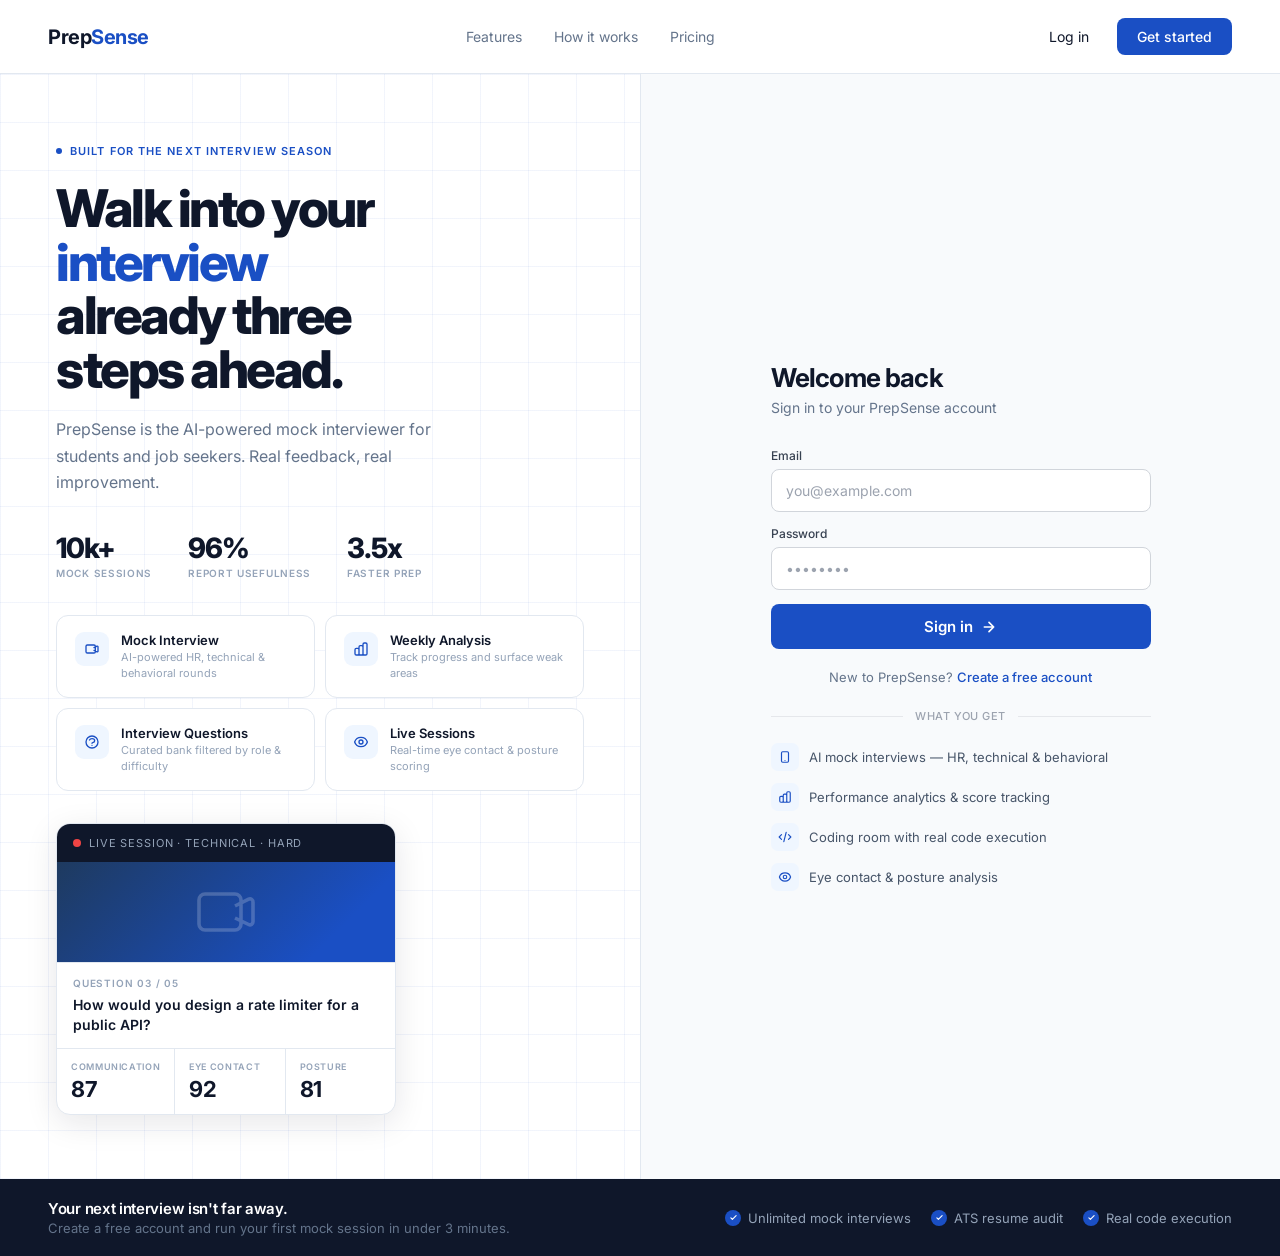
<file: frontend/index.html>
<!DOCTYPE html>
<html lang="en">
<head>
  <meta charset="UTF-8"/>
  <meta name="viewport" content="width=device-width, initial-scale=1.0"/>
  <title>PrepSense — Login</title>
  <link rel="preconnect" href="https://fonts.googleapis.com">
  <link href="https://fonts.googleapis.com/css2?family=Inter:wght@400;500;600;700;800&display=swap" rel="stylesheet">
  <style>
    *, *::before, *::after { margin: 0; padding: 0; box-sizing: border-box; }
    body { font-family: 'Inter', sans-serif; background: #fff; color: #0f172a; min-height: 100vh; display: flex; flex-direction: column; }
    .navbar { display: flex; align-items: center; justify-content: space-between; padding: 18px 48px; border-bottom: 0.5px solid #e2e8f0; background: #fff; position: sticky; top: 0; z-index: 100; }
    .nav-logo { font-size: 20px; font-weight: 700; color: #0f172a; letter-spacing: -0.5px; }
    .nav-logo span { color: #1a4fc4; }
    .nav-links { display: flex; gap: 32px; }
    .nav-links a { font-size: 14px; color: #64748b; text-decoration: none; }
    .nav-right { display: flex; align-items: center; gap: 12px; }
    .btn-ghost { font-size: 14px; color: #0f172a; background: none; border: none; cursor: pointer; padding: 8px 16px; font-family: inherit; }
    .btn-primary { font-size: 14px; color: #fff; background: #1a4fc4; border: none; border-radius: 8px; cursor: pointer; padding: 10px 20px; font-weight: 500; font-family: inherit; transition: background 0.15s; text-decoration: none; display: inline-block; }
    .btn-primary:hover { background: #1440a8; }
    .main { flex: 1; display: grid; grid-template-columns: 1fr 1fr; min-height: calc(100vh - 61px); }
    .hero { padding: 64px 56px; display: flex; flex-direction: column; justify-content: center; position: relative; overflow: hidden; }
    .hero-grid-bg { position: absolute; inset: 0; background-image: linear-gradient(rgba(26,79,196,0.06) 1px, transparent 1px), linear-gradient(90deg, rgba(26,79,196,0.06) 1px, transparent 1px); background-size: 48px 48px; pointer-events: none; }
    .hero-content { position: relative; z-index: 1; }
    .eyebrow { display: inline-flex; align-items: center; gap: 8px; font-size: 11px; font-weight: 600; letter-spacing: 0.1em; text-transform: uppercase; color: #1a4fc4; margin-bottom: 24px; }
    .eyebrow-dot { width: 6px; height: 6px; border-radius: 50%; background: #1a4fc4; }
    .hero-h1 { font-size: 52px; font-weight: 800; line-height: 1.03; letter-spacing: -2.5px; color: #0f172a; margin-bottom: 20px; }
    .hero-h1 em { font-style: normal; color: #1a4fc4; }
    .hero-sub { font-size: 16px; color: #64748b; line-height: 1.65; max-width: 400px; margin-bottom: 36px; }
    .stats { display: flex; gap: 36px; margin-bottom: 36px; }
    .stat-val { font-size: 28px; font-weight: 800; letter-spacing: -1px; color: #0f172a; }
    .stat-label { font-size: 10px; font-weight: 600; letter-spacing: 0.07em; text-transform: uppercase; color: #94a3b8; margin-top: 2px; }
    .feature-boxes { display: grid; grid-template-columns: 1fr 1fr; gap: 10px; margin-bottom: 32px; }
    .fbox { background: #fff; border: 0.5px solid #e2e8f0; border-radius: 12px; padding: 16px 18px; display: flex; align-items: flex-start; gap: 12px; transition: border-color 0.15s, box-shadow 0.15s; }
    .fbox:hover { border-color: #1a4fc4; box-shadow: 0 2px 12px rgba(26,79,196,0.08); }
    .fbox-icon { width: 34px; height: 34px; border-radius: 9px; background: #eff6ff; display: flex; align-items: center; justify-content: center; flex-shrink: 0; }
    .fbox-icon svg { width: 16px; height: 16px; stroke: #1a4fc4; fill: none; stroke-width: 2; stroke-linecap: round; stroke-linejoin: round; }
    .fbox-title { font-size: 13px; font-weight: 600; color: #0f172a; margin-bottom: 2px; }
    .fbox-desc { font-size: 11px; color: #94a3b8; line-height: 1.4; }
    .session-card { background: #fff; border: 0.5px solid #e2e8f0; border-radius: 14px; overflow: hidden; max-width: 340px; box-shadow: 0 8px 32px rgba(15,23,42,0.1); }
    .session-header { background: #0f172a; padding: 12px 16px; display: flex; align-items: center; gap: 8px; }
    .live-dot { width: 8px; height: 8px; border-radius: 50%; background: #ef4444; }
    .session-meta { font-size: 11px; letter-spacing: 0.08em; text-transform: uppercase; color: #94a3b8; }
    .session-visual { height: 100px; background: linear-gradient(135deg, #1e3a5f, #1a4fc4 80%); display: flex; align-items: center; justify-content: center; }
    .session-visual svg { opacity: 0.2; }
    .session-question { padding: 14px 16px; border-top: 0.5px solid #e2e8f0; }
    .q-num { font-size: 10px; font-weight: 600; letter-spacing: 0.08em; text-transform: uppercase; color: #94a3b8; margin-bottom: 6px; }
    .q-text { font-size: 14px; font-weight: 600; color: #0f172a; line-height: 1.4; }
    .session-scores { display: grid; grid-template-columns: 1fr 1fr 1fr; border-top: 0.5px solid #e2e8f0; }
    .score-cell { padding: 12px 14px; }
    .score-cell + .score-cell { border-left: 0.5px solid #e2e8f0; }
    .score-metric { font-size: 9px; font-weight: 600; letter-spacing: 0.07em; text-transform: uppercase; color: #94a3b8; margin-bottom: 4px; }
    .score-val { font-size: 22px; font-weight: 700; color: #0f172a; letter-spacing: -0.5px; }
    .login-side { background: #f8fafc; border-left: 0.5px solid #e2e8f0; display: flex; align-items: center; justify-content: center; padding: 48px 40px; }
    .login-box { width: 100%; max-width: 380px; }
    .login-heading { font-size: 26px; font-weight: 700; letter-spacing: -0.8px; color: #0f172a; margin-bottom: 6px; }
    .login-subheading { font-size: 14px; color: #64748b; margin-bottom: 32px; }
    .field { margin-bottom: 14px; }
    .field label { display: block; font-size: 12px; font-weight: 500; color: #374151; margin-bottom: 6px; }
    .field input { width: 100%; padding: 12px 14px; border: 0.5px solid #d1d5db; border-radius: 8px; font-size: 14px; font-family: inherit; color: #0f172a; background: #fff; outline: none; transition: border-color 0.15s, box-shadow 0.15s; }
    .field input:focus { border-color: #1a4fc4; box-shadow: 0 0 0 3px rgba(26,79,196,0.1); }
    .field input::placeholder { color: #9ca3af; }
    .login-btn { width: 100%; padding: 13px; background: #1a4fc4; color: #fff; border: none; border-radius: 8px; font-size: 15px; font-weight: 600; font-family: inherit; cursor: pointer; transition: background 0.15s; display: flex; align-items: center; justify-content: center; gap: 8px; margin-top: 6px; }
    .login-btn:hover { background: #1440a8; }
    .err-box { background: #fef2f2; color: #b91c1c; border: 0.5px solid #fecaca; border-radius: 8px; padding: 10px 14px; font-size: 13px; margin-bottom: 16px; }
    .login-footer { margin-top: 20px; text-align: center; font-size: 13px; color: #64748b; }
    .login-footer a { color: #1a4fc4; text-decoration: none; font-weight: 500; }
    .divider { display: flex; align-items: center; gap: 12px; margin: 24px 0 20px; }
    .divider-line { flex: 1; height: 0.5px; background: #e5e7eb; }
    .divider-text { font-size: 11px; color: #9ca3af; font-weight: 500; letter-spacing: 0.04em; text-transform: uppercase; }
    .features-row { display: flex; flex-direction: column; gap: 12px; }
    .feature-item { display: flex; align-items: center; gap: 10px; font-size: 13px; color: #475569; }
    .feature-icon { width: 28px; height: 28px; border-radius: 7px; background: #eff6ff; display: flex; align-items: center; justify-content: center; flex-shrink: 0; }
    .feature-icon svg { width: 14px; height: 14px; stroke: #1a4fc4; fill: none; stroke-width: 2; stroke-linecap: round; stroke-linejoin: round; }
    .cta-bar { background: #0f172a; padding: 20px 48px; display: flex; align-items: center; justify-content: space-between; flex-wrap: wrap; gap: 16px; }
    .cta-bar-text { font-size: 15px; font-weight: 600; color: #fff; letter-spacing: -0.3px; }
    .cta-bar-sub { font-size: 13px; color: #64748b; margin-top: 2px; }
    .cta-bar-checks { display: flex; gap: 20px; flex-wrap: wrap; }
    .cta-check { display: flex; align-items: center; gap: 7px; font-size: 13px; color: #94a3b8; }
    .check-dot { width: 16px; height: 16px; border-radius: 50%; background: #1a4fc4; display: flex; align-items: center; justify-content: center; flex-shrink: 0; }
    .check-dot svg { width: 9px; height: 9px; stroke: #fff; fill: none; stroke-width: 3; stroke-linecap: round; stroke-linejoin: round; }
    @media (max-width: 900px) {
      .main { grid-template-columns: 1fr; }
      .hero { padding: 48px 24px; }
      .hero-h1 { font-size: 36px; }
      .session-card { display: none; }
      .login-side { border-left: none; border-top: 0.5px solid #e2e8f0; }
      .navbar { padding: 16px 24px; }
      .nav-links { display: none; }
      .cta-bar { padding: 20px 24px; }
      .cta-bar-checks { display: none; }
    }
  </style>
</head>
<body>
  <nav class="navbar">
    <div class="nav-logo">Prep<span>Sense</span></div>
    <div class="nav-links"><a href="#">Features</a><a href="#">How it works</a><a href="#">Pricing</a></div>
    <div class="nav-right">
      <button class="btn-ghost" onclick="document.getElementById('email').focus()">Log in</button>
      <a href="register.html" class="btn-primary">Get started</a>
    </div>
  </nav>
  <div class="main">
    <div class="hero">
      <div class="hero-grid-bg"></div>
      <div class="hero-content">
        <div class="eyebrow"><div class="eyebrow-dot"></div> Built for the next interview season</div>
        <h1 class="hero-h1">Walk into your<br><em>interview</em><br>already three<br>steps ahead.</h1>
        <p class="hero-sub">PrepSense is the AI-powered mock interviewer for students and job seekers. Real feedback, real improvement.</p>
        <div class="stats">
          <div><div class="stat-val">10k+</div><div class="stat-label">Mock sessions</div></div>
          <div><div class="stat-val">96%</div><div class="stat-label">Report usefulness</div></div>
          <div><div class="stat-val">3.5x</div><div class="stat-label">Faster prep</div></div>
        </div>
        <div class="feature-boxes">
          <div class="fbox"><div class="fbox-icon"><svg viewBox="0 0 24 24"><path d="M15 10l4.553-2.276A1 1 0 0121 8.723v6.554a1 1 0 01-1.447.894L15 14M3 8a2 2 0 012-2h10a2 2 0 012 2v8a2 2 0 01-2 2H5a2 2 0 01-2-2V8z"/></svg></div><div><div class="fbox-title">Mock Interview</div><div class="fbox-desc">AI-powered HR, technical & behavioral rounds</div></div></div>
          <div class="fbox"><div class="fbox-icon"><svg viewBox="0 0 24 24"><path d="M9 19v-6a2 2 0 00-2-2H5a2 2 0 00-2 2v6a2 2 0 002 2h2a2 2 0 002-2zm0 0V9a2 2 0 012-2h2a2 2 0 012 2v10m-6 0a2 2 0 002 2h2a2 2 0 002-2m0 0V5a2 2 0 012-2h2a2 2 0 012 2v14a2 2 0 01-2 2h-2a2 2 0 01-2-2z"/></svg></div><div><div class="fbox-title">Weekly Analysis</div><div class="fbox-desc">Track progress and surface weak areas</div></div></div>
          <div class="fbox"><div class="fbox-icon"><svg viewBox="0 0 24 24"><path d="M8.228 9c.549-1.165 2.03-2 3.772-2 2.21 0 4 1.343 4 3 0 1.4-1.278 2.575-3.006 2.907-.542.104-.994.54-.994 1.093m0 3h.01M21 12a9 9 0 11-18 0 9 9 0 0118 0z"/></svg></div><div><div class="fbox-title">Interview Questions</div><div class="fbox-desc">Curated bank filtered by role & difficulty</div></div></div>
          <div class="fbox"><div class="fbox-icon"><svg viewBox="0 0 24 24"><circle cx="12" cy="12" r="3"/><path d="M2.458 12C3.732 7.943 7.523 5 12 5c4.478 0 8.268 2.943 9.542 7-1.274 4.057-5.064 7-9.542 7-4.477 0-8.268-2.943-9.542-7z"/></svg></div><div><div class="fbox-title">Live Sessions</div><div class="fbox-desc">Real-time eye contact & posture scoring</div></div></div>
        </div>
        <div class="session-card">
          <div class="session-header"><div class="live-dot"></div><span class="session-meta">Live session · Technical · Hard</span></div>
          <div class="session-visual"><svg width="72" height="72" viewBox="0 0 24 24" fill="none" stroke="white" stroke-width="1.2"><path d="M15 10l4.553-2.276A1 1 0 0121 8.723v6.554a1 1 0 01-1.447.894L15 14M3 8a2 2 0 012-2h10a2 2 0 012 2v8a2 2 0 01-2 2H5a2 2 0 01-2-2V8z"/></svg></div>
          <div class="session-question"><div class="q-num">Question 03 / 05</div><div class="q-text">How would you design a rate limiter for a public API?</div></div>
          <div class="session-scores">
            <div class="score-cell"><div class="score-metric">Communication</div><div class="score-val">87</div></div>
            <div class="score-cell"><div class="score-metric">Eye contact</div><div class="score-val">92</div></div>
            <div class="score-cell"><div class="score-metric">Posture</div><div class="score-val">81</div></div>
          </div>
        </div>
      </div>
    </div>
    <div class="login-side">
      <div class="login-box">
        <div class="login-heading">Welcome back</div>
        <div class="login-subheading">Sign in to your PrepSense account</div>
        <div id="err" class="err-box" style="display:none;"></div>
        <div class="field"><label for="email">Email</label><input type="email" id="email" placeholder="you@example.com"/></div>
        <div class="field"><label for="password">Password</label><input type="password" id="password" placeholder="••••••••"/></div>
        <button class="login-btn" onclick="login()">Sign in <svg width="16" height="16" viewBox="0 0 24 24" fill="none" stroke="currentColor" stroke-width="2.5" stroke-linecap="round" stroke-linejoin="round"><path d="M5 12h14M12 5l7 7-7 7"/></svg></button>
        <div class="login-footer">New to PrepSense? <a href="register.html">Create a free account</a></div>
        <div class="divider"><div class="divider-line"></div><span class="divider-text">what you get</span><div class="divider-line"></div></div>
        <div class="features-row">
          <div class="feature-item"><div class="feature-icon"><svg viewBox="0 0 24 24"><path d="M12 18h.01M8 21h8a2 2 0 002-2V5a2 2 0 00-2-2H8a2 2 0 00-2 2v14a2 2 0 002 2z"/></svg></div>AI mock interviews — HR, technical & behavioral</div>
          <div class="feature-item"><div class="feature-icon"><svg viewBox="0 0 24 24"><path d="M9 19v-6a2 2 0 00-2-2H5a2 2 0 00-2 2v6a2 2 0 002 2h2a2 2 0 002-2zm0 0V9a2 2 0 012-2h2a2 2 0 012 2v10m-6 0a2 2 0 002 2h2a2 2 0 002-2m0 0V5a2 2 0 012-2h2a2 2 0 012 2v14a2 2 0 01-2 2h-2a2 2 0 01-2-2z"/></svg></div>Performance analytics & score tracking</div>
          <div class="feature-item"><div class="feature-icon"><svg viewBox="0 0 24 24"><path d="M10 20l4-16m4 4l4 4-4 4M6 16l-4-4 4-4"/></svg></div>Coding room with real code execution</div>
          <div class="feature-item"><div class="feature-icon"><svg viewBox="0 0 24 24"><circle cx="12" cy="12" r="3"/><path d="M2.458 12C3.732 7.943 7.523 5 12 5c4.478 0 8.268 2.943 9.542 7-1.274 4.057-5.064 7-9.542 7-4.477 0-8.268-2.943-9.542-7z"/></svg></div>Eye contact & posture analysis</div>
        </div>
      </div>
    </div>
  </div>
  <div class="cta-bar">
    <div><div class="cta-bar-text">Your next interview isn't far away.</div><div class="cta-bar-sub">Create a free account and run your first mock session in under 3 minutes.</div></div>
    <div class="cta-bar-checks">
      <div class="cta-check"><div class="check-dot"><svg viewBox="0 0 24 24"><path d="M5 13l4 4L19 7"/></svg></div>Unlimited mock interviews</div>
      <div class="cta-check"><div class="check-dot"><svg viewBox="0 0 24 24"><path d="M5 13l4 4L19 7"/></svg></div>ATS resume audit</div>
      <div class="cta-check"><div class="check-dot"><svg viewBox="0 0 24 24"><path d="M5 13l4 4L19 7"/></svg></div>Real code execution</div>
    </div>
  </div>
  <script>
    const API = 'https://prepsense-a098.onrender.com';

    async function login() {
      const email = document.getElementById('email').value.trim();
      const password = document.getElementById('password').value.trim();
      const err = document.getElementById('err');
      const btn = document.querySelector('.login-btn');
      err.style.display = 'none';
      if (!email || !password) { err.textContent = 'Please fill in both fields.'; err.style.display = 'block'; return; }
      btn.innerHTML = 'Signing in...'; btn.disabled = true; btn.style.opacity = '0.75';
      try {
        const res = await fetch(API + '/login', {
          method: 'POST',
          headers: { 'Content-Type': 'application/json' },
          body: JSON.stringify({ email, password })
        });
        const data = await res.json();
        if (data.user_id) {
          localStorage.setItem('user_id', data.user_id);
          localStorage.setItem('user_name', data.name);
          btn.innerHTML = '✓ Welcome back!';
          setTimeout(() => { window.location.href = 'dashboard.html'; }, 300);
        } else {
          err.textContent = data.detail || 'Invalid email or password.';
          err.style.display = 'block';
          btn.innerHTML = 'Sign in →'; btn.disabled = false; btn.style.opacity = '1';
        }
      } catch(e) {
        err.textContent = 'Cannot reach server. Make sure uvicorn is running on port 8000.';
        err.style.display = 'block';
        btn.innerHTML = 'Sign in →'; btn.disabled = false; btn.style.opacity = '1';
      }
    }
    document.addEventListener('keydown', e => { if (e.key === 'Enter') login(); });
    fetch(API + '/').catch(() => {});
  </script>
</body>
</html>
</file>
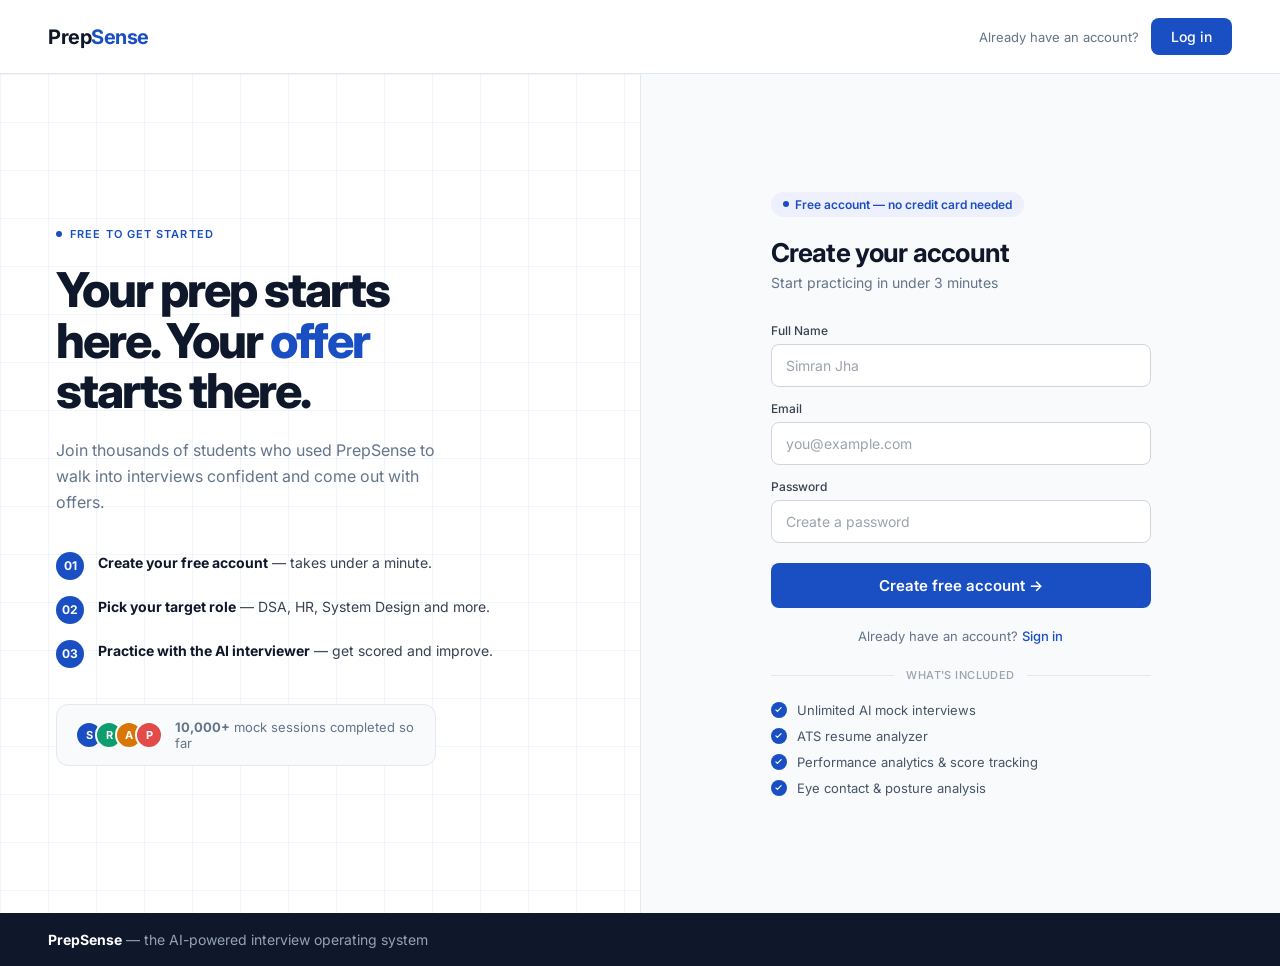
<file: frontend/register.html>
<!DOCTYPE html>
<html lang="en">
<head>
  <meta charset="UTF-8"/>
  <meta name="viewport" content="width=device-width, initial-scale=1.0"/>
  <title>PrepSense — Register</title>
  <link rel="preconnect" href="https://fonts.googleapis.com">
  <link href="https://fonts.googleapis.com/css2?family=Inter:wght@400;500;600;700;800&display=swap" rel="stylesheet">
  <style>
    *, *::before, *::after { margin: 0; padding: 0; box-sizing: border-box; }
    body { font-family: 'Inter', sans-serif; background: #fff; color: #0f172a; min-height: 100vh; display: flex; flex-direction: column; }
    .navbar { display: flex; align-items: center; justify-content: space-between; padding: 18px 48px; border-bottom: 0.5px solid #e2e8f0; background: #fff; position: sticky; top: 0; z-index: 100; }
    .nav-logo { font-size: 20px; font-weight: 700; color: #0f172a; letter-spacing: -0.5px; }
    .nav-logo span { color: #1a4fc4; }
    .btn-primary { font-size: 14px; color: #fff; background: #1a4fc4; border: none; border-radius: 8px; cursor: pointer; padding: 10px 20px; font-weight: 500; font-family: inherit; transition: background 0.15s; text-decoration: none; display: inline-block; }
    .btn-primary:hover { background: #1440a8; }
    .main { flex: 1; display: grid; grid-template-columns: 1fr 1fr; min-height: calc(100vh - 61px); }
    .hero { padding: 64px 56px; display: flex; flex-direction: column; justify-content: center; position: relative; overflow: hidden; }
    .hero-grid-bg { position: absolute; inset: 0; background-image: linear-gradient(rgba(26,79,196,0.06) 1px, transparent 1px), linear-gradient(90deg, rgba(26,79,196,0.06) 1px, transparent 1px); background-size: 48px 48px; pointer-events: none; }
    .hero-content { position: relative; z-index: 1; }
    .eyebrow { display: inline-flex; align-items: center; gap: 8px; font-size: 11px; font-weight: 600; letter-spacing: 0.1em; text-transform: uppercase; color: #1a4fc4; margin-bottom: 24px; }
    .eyebrow-dot { width: 6px; height: 6px; border-radius: 50%; background: #1a4fc4; }
    .hero-h1 { font-size: 48px; font-weight: 800; line-height: 1.05; letter-spacing: -2px; color: #0f172a; margin-bottom: 20px; }
    .hero-h1 em { font-style: normal; color: #1a4fc4; }
    .hero-sub { font-size: 16px; color: #64748b; line-height: 1.65; max-width: 400px; margin-bottom: 36px; }
    .steps { display: flex; flex-direction: column; gap: 16px; margin-bottom: 36px; }
    .step { display: flex; align-items: flex-start; gap: 14px; }
    .step-num { width: 28px; height: 28px; border-radius: 50%; background: #1a4fc4; color: #fff; font-size: 12px; font-weight: 700; display: flex; align-items: center; justify-content: center; flex-shrink: 0; }
    .step-text { font-size: 14px; color: #374151; line-height: 1.5; }
    .step-text strong { color: #0f172a; }
    .social-proof { display: flex; align-items: center; gap: 12px; background: #f8fafc; border: 0.5px solid #e2e8f0; border-radius: 12px; padding: 14px 18px; max-width: 380px; }
    .avatars { display: flex; }
    .avatar { width: 28px; height: 28px; border-radius: 50%; border: 2px solid #fff; margin-left: -8px; font-size: 11px; font-weight: 700; display: flex; align-items: center; justify-content: center; color: #fff; }
    .avatar:first-child { margin-left: 0; }
    .social-text { font-size: 13px; color: #64748b; }
    .register-side { background: #f8fafc; border-left: 0.5px solid #e2e8f0; display: flex; align-items: center; justify-content: center; padding: 48px 40px; }
    .register-box { width: 100%; max-width: 380px; }
    .free-badge { display: inline-flex; align-items: center; gap: 6px; background: #eff0fe; color: #1a4fc4; border-radius: 20px; padding: 5px 12px; font-size: 12px; font-weight: 600; margin-bottom: 20px; }
    .free-dot { width: 6px; height: 6px; border-radius: 50%; background: #1a4fc4; }
    .register-heading { font-size: 26px; font-weight: 700; letter-spacing: -0.8px; color: #0f172a; margin-bottom: 6px; }
    .register-subheading { font-size: 14px; color: #64748b; margin-bottom: 32px; }
    .field { margin-bottom: 14px; }
    .field label { display: block; font-size: 12px; font-weight: 500; color: #374151; margin-bottom: 6px; }
    .field input { width: 100%; padding: 12px 14px; border: 0.5px solid #d1d5db; border-radius: 8px; font-size: 14px; font-family: inherit; color: #0f172a; background: #fff; outline: none; transition: border-color 0.15s, box-shadow 0.15s; }
    .field input:focus { border-color: #1a4fc4; box-shadow: 0 0 0 3px rgba(26,79,196,0.1); }
    .field input::placeholder { color: #9ca3af; }
    .register-btn { width: 100%; padding: 13px; background: #1a4fc4; color: #fff; border: none; border-radius: 8px; font-size: 15px; font-weight: 600; font-family: inherit; cursor: pointer; transition: background 0.15s; margin-top: 6px; }
    .register-btn:hover { background: #1440a8; }
    .err-box { background: #fef2f2; color: #b91c1c; border: 0.5px solid #fecaca; border-radius: 8px; padding: 10px 14px; font-size: 13px; margin-bottom: 16px; }
    .suc-box { background: #f0fdf4; color: #15803d; border: 0.5px solid #bbf7d0; border-radius: 8px; padding: 10px 14px; font-size: 13px; margin-bottom: 16px; }
    .register-footer { margin-top: 20px; text-align: center; font-size: 13px; color: #64748b; }
    .register-footer a { color: #1a4fc4; text-decoration: none; font-weight: 500; }
    .divider { display: flex; align-items: center; gap: 12px; margin: 24px 0 20px; }
    .divider-line { flex: 1; height: 0.5px; background: #e5e7eb; }
    .divider-text { font-size: 11px; color: #9ca3af; font-weight: 500; letter-spacing: 0.04em; text-transform: uppercase; }
    .check-dot { width: 16px; height: 16px; border-radius: 50%; background: #1a4fc4; display: flex; align-items: center; justify-content: center; flex-shrink: 0; }
    .check-dot svg { width: 9px; height: 9px; stroke: #fff; fill: none; stroke-width: 3; stroke-linecap: round; stroke-linejoin: round; }
    .cta-bar { background: #0f172a; padding: 18px 48px; display: flex; align-items: center; justify-content: space-between; flex-wrap: wrap; gap: 16px; }
    .cta-bar-text { font-size: 14px; color: #94a3b8; }
    .cta-bar-text strong { color: #fff; }
    @media (max-width: 900px) { .main { grid-template-columns: 1fr; } .hero { display: none; } .register-side { border-left: none; padding: 40px 24px; } .navbar { padding: 16px 24px; } }
  </style>
</head>
<body>
  <nav class="navbar">
    <div class="nav-logo">Prep<span>Sense</span></div>
    <div style="display:flex;align-items:center;gap:12px;">
      <span style="font-size:13px;color:#64748b;">Already have an account?</span>
      <a href="index.html" class="btn-primary">Log in</a>
    </div>
  </nav>
  <div class="main">
    <div class="hero">
      <div class="hero-grid-bg"></div>
      <div class="hero-content">
        <div class="eyebrow"><div class="eyebrow-dot"></div>Free to get started</div>
        <h1 class="hero-h1">Your prep starts<br>here. Your <em>offer</em><br>starts there.</h1>
        <p class="hero-sub">Join thousands of students who used PrepSense to walk into interviews confident and come out with offers.</p>
        <div class="steps">
          <div class="step"><div class="step-num">01</div><div class="step-text"><strong>Create your free account</strong> — takes under a minute.</div></div>
          <div class="step"><div class="step-num">02</div><div class="step-text"><strong>Pick your target role</strong> — DSA, HR, System Design and more.</div></div>
          <div class="step"><div class="step-num">03</div><div class="step-text"><strong>Practice with the AI interviewer</strong> — get scored and improve.</div></div>
        </div>
        <div class="social-proof">
          <div class="avatars">
            <div class="avatar" style="background:#1a4fc4;">S</div>
            <div class="avatar" style="background:#0d9e6e;">R</div>
            <div class="avatar" style="background:#d97706;">A</div>
            <div class="avatar" style="background:#e24b4a;">P</div>
          </div>
          <div class="social-text"><strong>10,000+</strong> mock sessions completed so far</div>
        </div>
      </div>
    </div>
    <div class="register-side">
      <div class="register-box">
        <div class="free-badge"><div class="free-dot"></div>Free account — no credit card needed</div>
        <div class="register-heading">Create your account</div>
        <div class="register-subheading">Start practicing in under 3 minutes</div>
        <div id="err" class="err-box" style="display:none;"></div>
        <div id="suc" class="suc-box" style="display:none;"></div>
        <div class="field"><label for="name">Full Name</label><input type="text" id="name" placeholder="Simran Jha"/></div>
        <div class="field"><label for="email">Email</label><input type="email" id="email" placeholder="you@example.com"/></div>
        <div class="field"><label for="password">Password</label><input type="password" id="password" placeholder="Create a password"/></div>
        <button class="register-btn" onclick="register()">Create free account →</button>
        <div class="register-footer">Already have an account? <a href="index.html">Sign in</a></div>
        <div class="divider"><div class="divider-line"></div><span class="divider-text">what's included</span><div class="divider-line"></div></div>
        <div style="display:flex;flex-direction:column;gap:10px;">
          <div style="display:flex;align-items:center;gap:10px;font-size:13px;color:#475569;"><div class="check-dot"><svg viewBox="0 0 24 24"><path d="M5 13l4 4L19 7"/></svg></div>Unlimited AI mock interviews</div>
          <div style="display:flex;align-items:center;gap:10px;font-size:13px;color:#475569;"><div class="check-dot"><svg viewBox="0 0 24 24"><path d="M5 13l4 4L19 7"/></svg></div>ATS resume analyzer</div>
          <div style="display:flex;align-items:center;gap:10px;font-size:13px;color:#475569;"><div class="check-dot"><svg viewBox="0 0 24 24"><path d="M5 13l4 4L19 7"/></svg></div>Performance analytics & score tracking</div>
          <div style="display:flex;align-items:center;gap:10px;font-size:13px;color:#475569;"><div class="check-dot"><svg viewBox="0 0 24 24"><path d="M5 13l4 4L19 7"/></svg></div>Eye contact & posture analysis</div>
        </div>
      </div>
    </div>
  </div>
  <div class="cta-bar">
    <div class="cta-bar-text"><strong>PrepSense</strong> — the AI-powered interview operating system</div>
  </div>
  <script>
    const API = 'https://prepsense-a098.onrender.com';
    async function register() {
      const name = document.getElementById('name').value.trim();
      const email = document.getElementById('email').value.trim();
      const password = document.getElementById('password').value.trim();
      const err = document.getElementById('err');
      const suc = document.getElementById('suc');
      const btn = document.querySelector('.register-btn');
      err.style.display = 'none'; suc.style.display = 'none';
      if (!name || !email || !password) { err.textContent = 'Please fill in all fields.'; err.style.display = 'block'; return; }
      btn.textContent = 'Creating account...'; btn.disabled = true; btn.style.opacity = '0.75';
      try {
        const res = await fetch(API + '/signup', { method: 'POST', headers: { 'Content-Type': 'application/json' }, body: JSON.stringify({ name, email, password }) });
        const data = await res.json();
        if (data.user_id) {
          suc.textContent = '✓ Account created! Redirecting to login...';
          suc.style.display = 'block';
          btn.textContent = '✓ Account created!';
          setTimeout(() => window.location.href = 'index.html', 1500);
        } else {
          err.textContent = data.detail || 'Registration failed.';
          err.style.display = 'block';
          btn.textContent = 'Create free account →'; btn.disabled = false; btn.style.opacity = '1';
        }
      } catch(e) {
        err.textContent = 'Cannot reach server. Make sure uvicorn is running.';
        err.style.display = 'block';
        btn.textContent = 'Create free account →'; btn.disabled = false; btn.style.opacity = '1';
      }
    }
    document.addEventListener('keydown', e => { if (e.key === 'Enter') register(); });
    fetch(API + '/').catch(() => {});
  </script>
</body>
</html>
</file>
